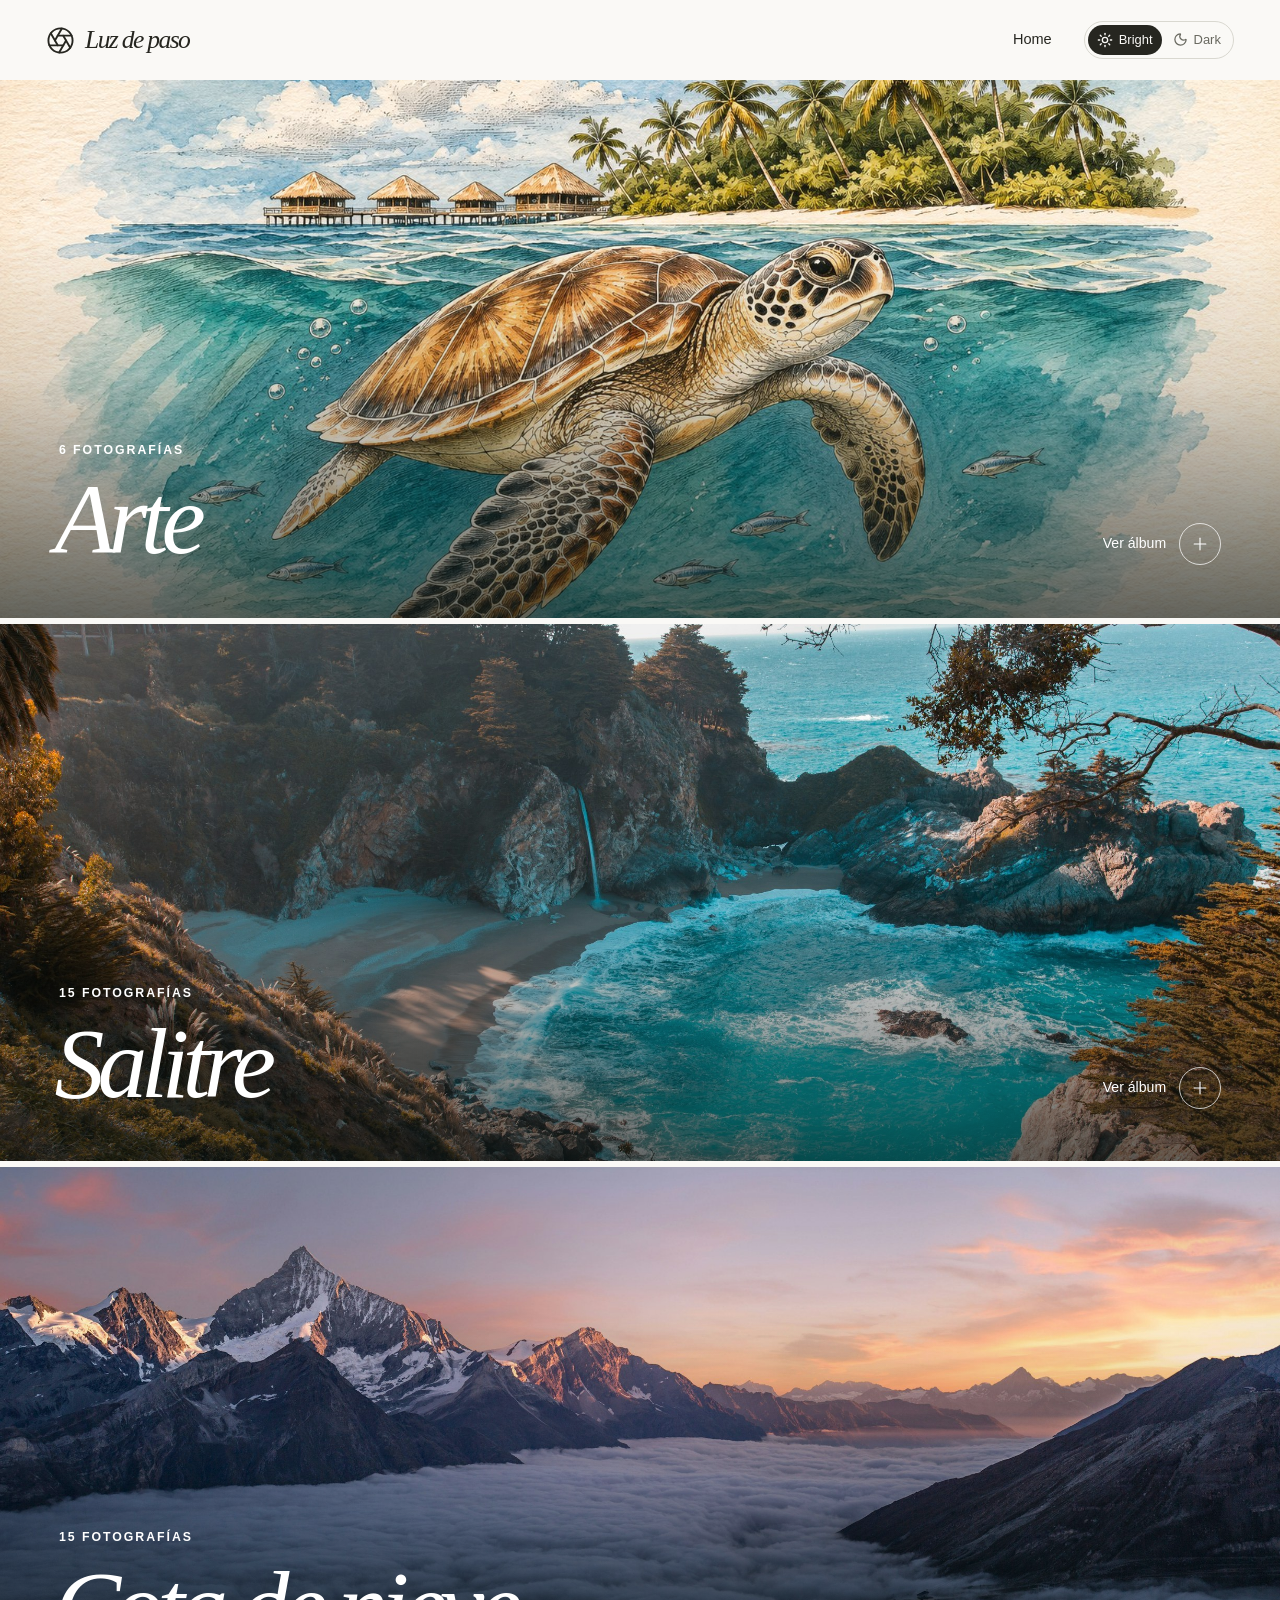
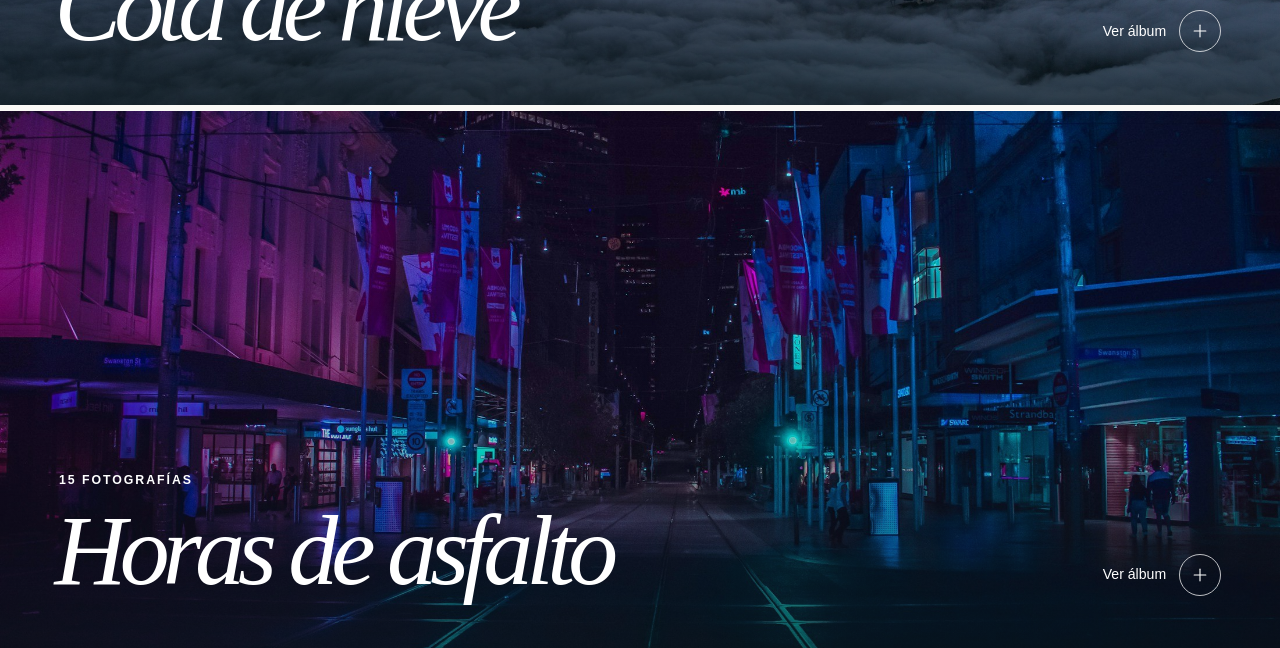
<file: index.html>
<!doctype html>
<html lang="es"><head><meta charset="utf-8"><meta name="viewport" content="width=device-width, initial-scale=1">
<title>Luz de paso · Porfolio fotográfico</title><link rel="icon" href="./favicon.svg"><link rel="stylesheet" href="./site.css">
<script>try{if(localStorage.getItem('luz-theme')==='dark')document.documentElement.dataset.theme='dark'}catch{}</script>
</head><body><div id="portfolio"></div><script type="application/json" id="portfolio-data">{"albums":[{"id":"820fe33d-5c15-4f04-adb1-a9078780f57d","name":"Arte","description":"El arte de Padex lorem impum","cover":"./media/1fb90e2a-dee9-4b67-af25-da32abd7d8a4.jpg","photos":["./media/7dba7486-9c92-44e9-b8b8-1f3a282cd068.jpg","./media/33c0b9b8-e90d-4073-96dc-774cbe95a07a.jpg","./media/49939efc-acb8-4989-9a7b-33cce232bd11.jpg","./media/e018d647-5a6c-475f-bd93-5993ad5460ae.jpg","./media/e13442b4-c3fc-4564-9c29-26278a9c4391.jpg","./media/47a4a2f9-649f-40dd-b327-7f707811348b.jpg"]},{"id":"salitre","name":"Salitre","description":"El mar deja su firma en la orilla. Un cuaderno de espuma, roca y horizontes abiertos.","cover":"./photos/salitre-cover.jpg","photos":["./photos/salitre-01.jpg","./photos/salitre-02.jpg","./photos/salitre-03.jpg","./photos/salitre-04.jpg","./photos/salitre-05.jpg","./photos/salitre-06.jpg","./photos/salitre-07.jpg","./photos/salitre-08.jpg","./photos/salitre-09.jpg","./photos/salitre-10.jpg","./photos/salitre-11.jpg","./photos/salitre-12.jpg","./photos/salitre-13.jpg","./photos/salitre-14.jpg","./photos/salitre-15.jpg"]},{"id":"nieve","name":"Cota de nieve","description":"Donde termina el sendero, la montaña se dibuja con dos trazos: la sombra y la nieve.","cover":"./photos/nieve-cover.jpg","photos":["./photos/nieve-01.jpg","./photos/nieve-02.jpg","./photos/nieve-03.jpg","./photos/nieve-04.jpg","./photos/nieve-05.jpg","./photos/nieve-06.jpg","./photos/nieve-07.jpg","./photos/nieve-08.jpg","./photos/nieve-09.jpg","./photos/nieve-10.jpg","./photos/nieve-11.jpg","./photos/nieve-12.jpg","./photos/nieve-13.jpg","./photos/nieve-14.jpg","./photos/nieve-15.jpg"]},{"id":"asfalto","name":"Horas de asfalto","description":"Una ciudad medida a pie, entre fachadas, cruces y la última luz que alcanza la acera.","cover":"./photos/asfalto-cover.jpg","photos":["./photos/asfalto-01.jpg","./photos/asfalto-02.jpg","./photos/asfalto-03.jpg","./photos/asfalto-04.jpg","./photos/asfalto-05.jpg","./photos/asfalto-06.jpg","./photos/asfalto-07.jpg","./photos/asfalto-08.jpg","./photos/asfalto-09.jpg","./photos/asfalto-10.jpg","./photos/asfalto-11.jpg","./photos/asfalto-12.jpg","./photos/asfalto-13.jpg","./photos/asfalto-14.jpg","./photos/asfalto-15.jpg"]}]}</script>
<script defer src="./site.js"></script></body></html>
</file>
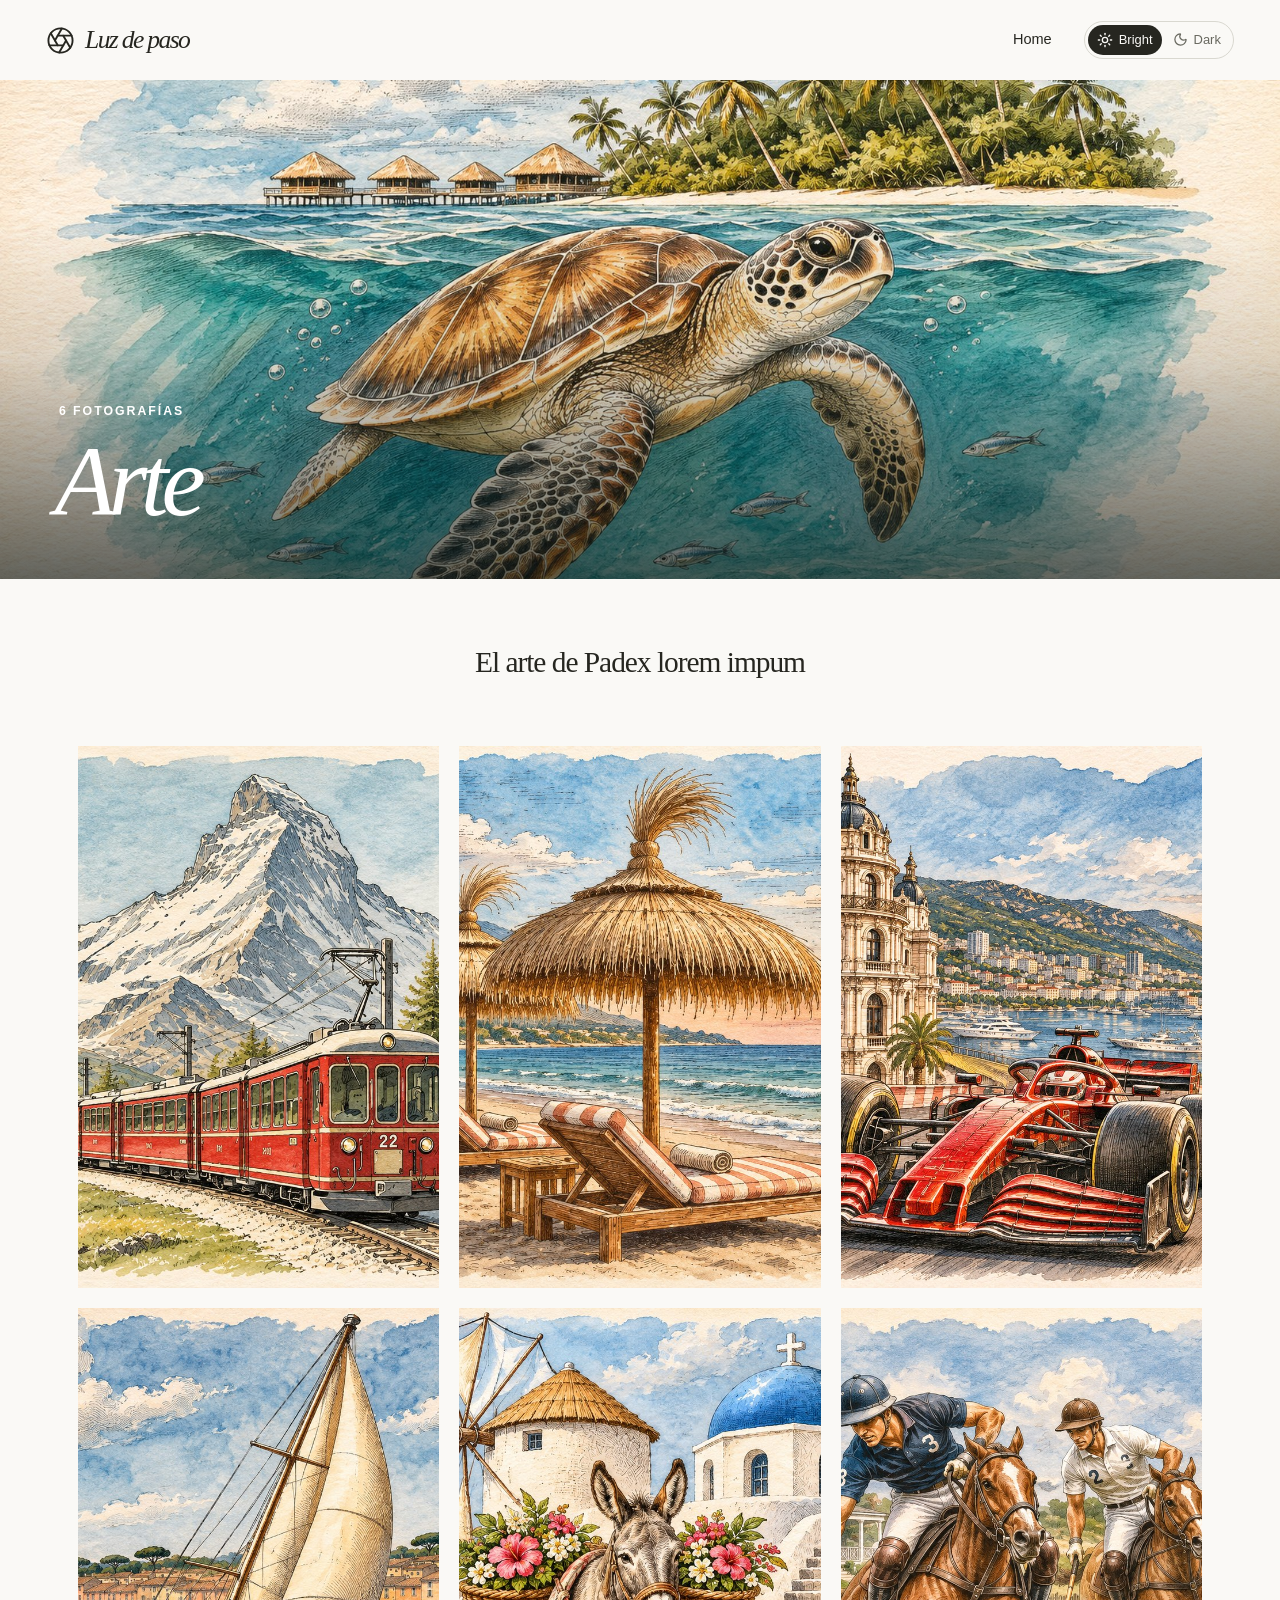
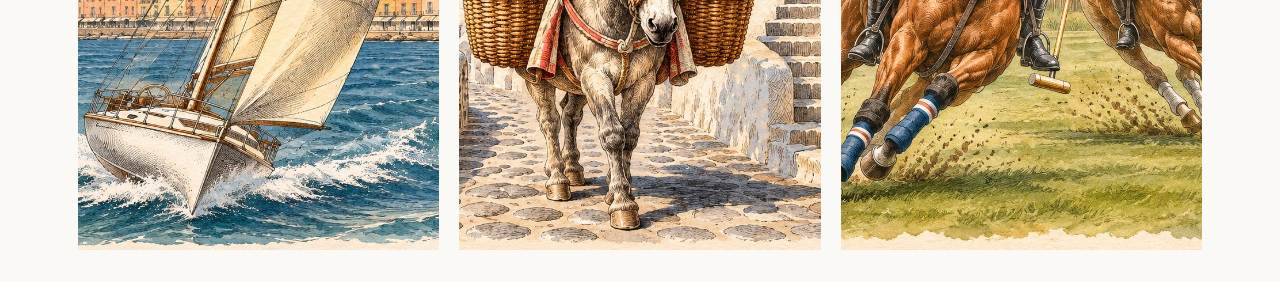
<file: album/820fe33d-5c15-4f04-adb1-a9078780f57d/index.html>
<!doctype html>
<html lang="es"><head><meta charset="utf-8"><meta name="viewport" content="width=device-width, initial-scale=1">
<title>Arte · Luz de paso</title><link rel="icon" href="../../favicon.svg"><link rel="stylesheet" href="../../site.css">
<script>try{if(localStorage.getItem('luz-theme')==='dark')document.documentElement.dataset.theme='dark'}catch{}</script>
</head><body><div id="portfolio"></div><script type="application/json" id="portfolio-data">{"album":{"id":"820fe33d-5c15-4f04-adb1-a9078780f57d","name":"Arte","description":"El arte de Padex lorem impum","cover":"../../media/1fb90e2a-dee9-4b67-af25-da32abd7d8a4.jpg","photos":["../../media/7dba7486-9c92-44e9-b8b8-1f3a282cd068.jpg","../../media/33c0b9b8-e90d-4073-96dc-774cbe95a07a.jpg","../../media/49939efc-acb8-4989-9a7b-33cce232bd11.jpg","../../media/e018d647-5a6c-475f-bd93-5993ad5460ae.jpg","../../media/e13442b4-c3fc-4564-9c29-26278a9c4391.jpg","../../media/47a4a2f9-649f-40dd-b327-7f707811348b.jpg"]}}</script>
<script defer src="../../site.js"></script></body></html>
</file>
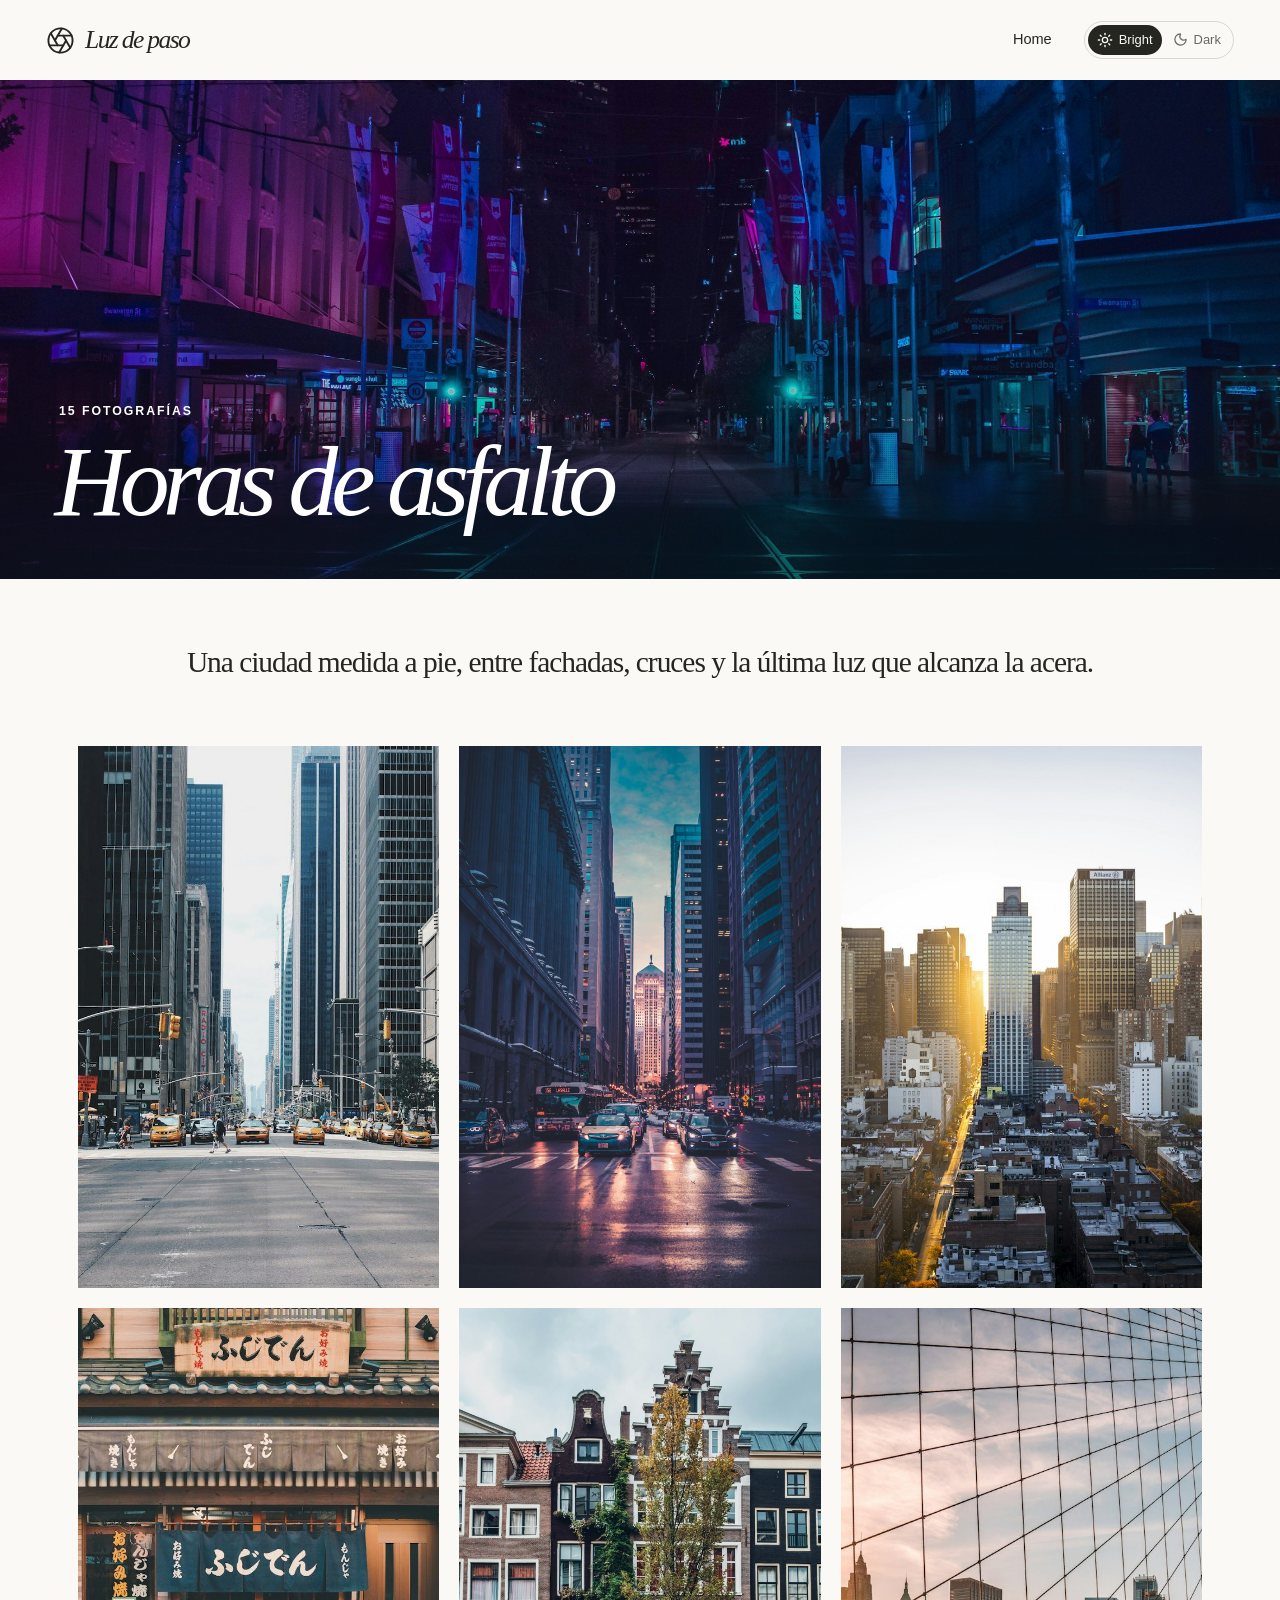
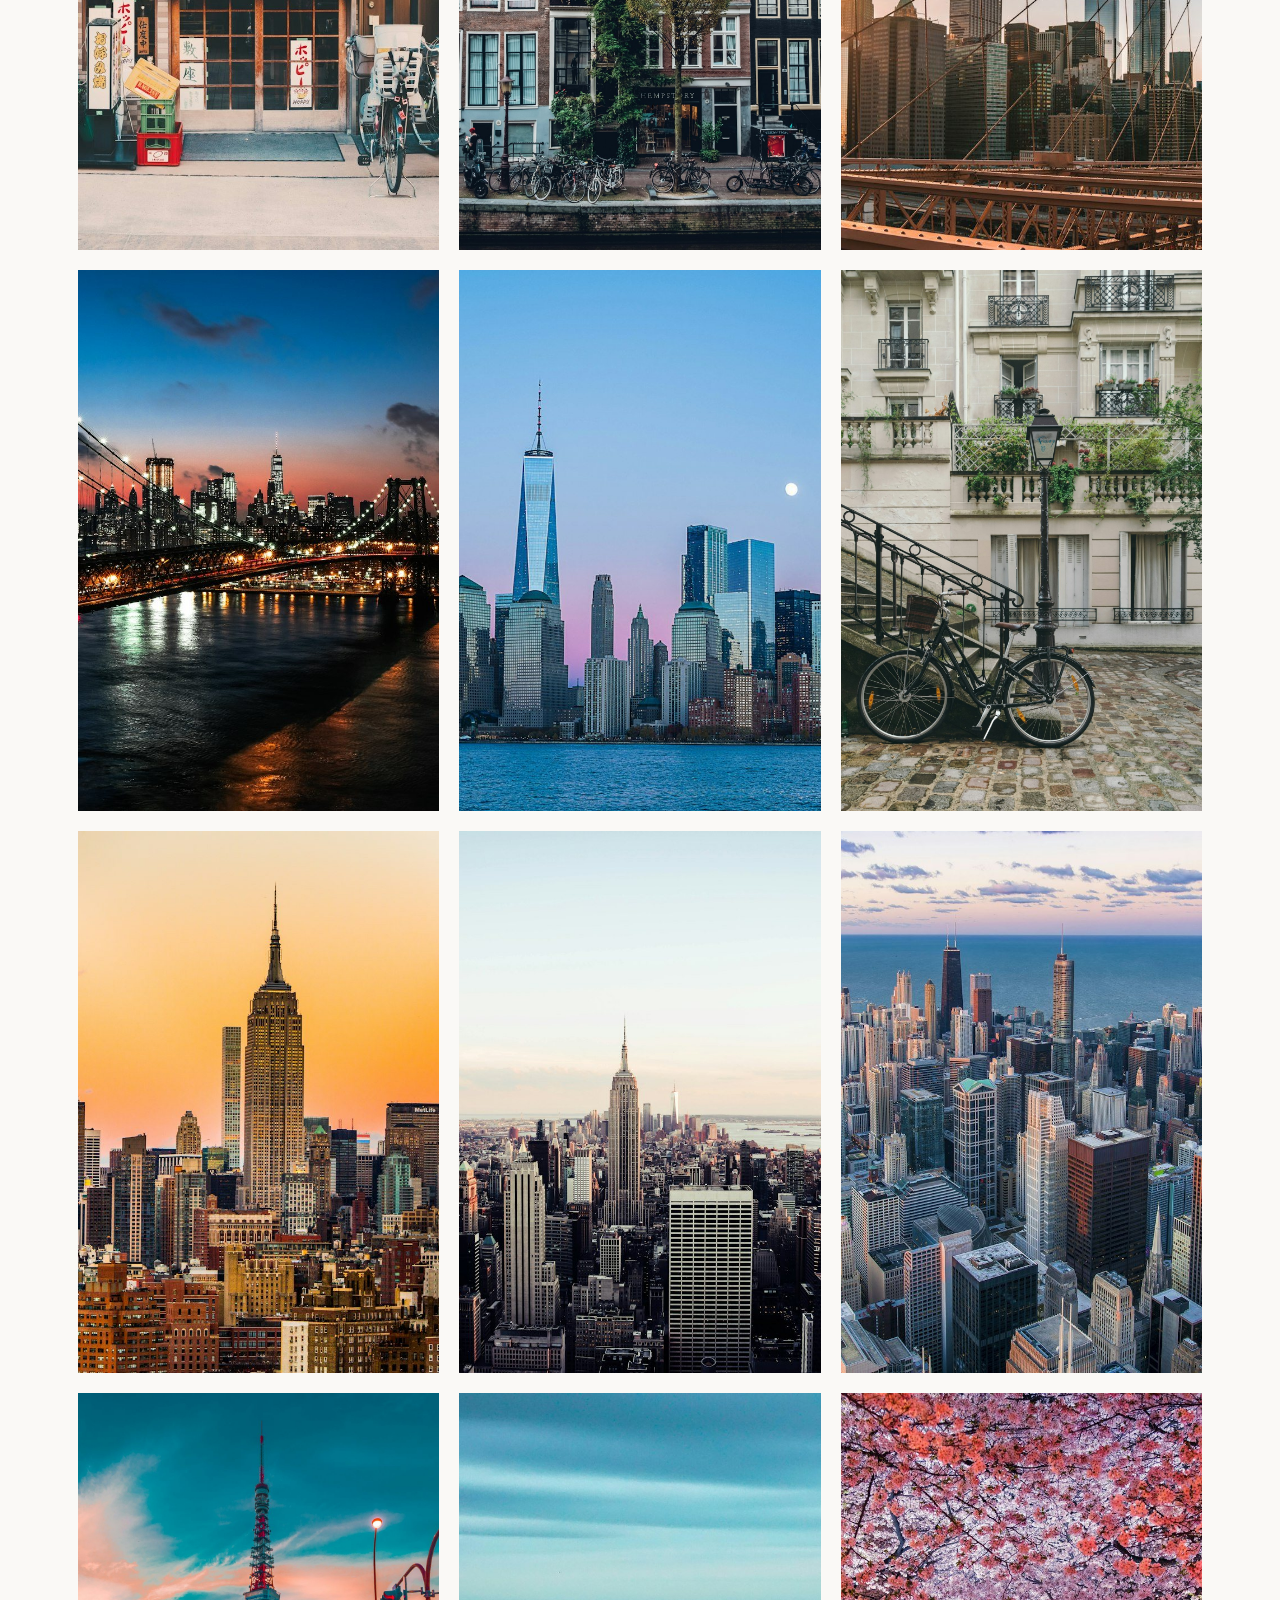
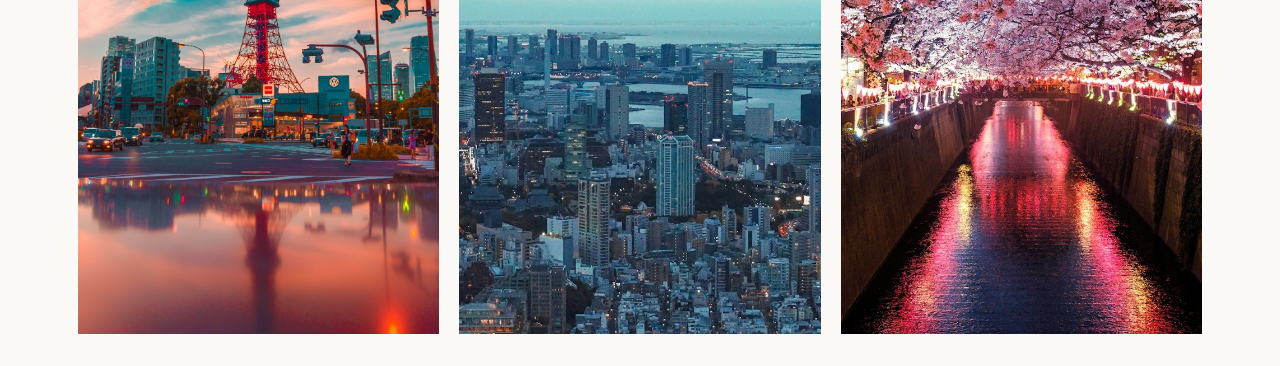
<file: album/asfalto/index.html>
<!doctype html>
<html lang="es"><head><meta charset="utf-8"><meta name="viewport" content="width=device-width, initial-scale=1">
<title>Horas de asfalto · Luz de paso</title><link rel="icon" href="../../favicon.svg"><link rel="stylesheet" href="../../site.css">
<script>try{if(localStorage.getItem('luz-theme')==='dark')document.documentElement.dataset.theme='dark'}catch{}</script>
</head><body><div id="portfolio"></div><script type="application/json" id="portfolio-data">{"album":{"id":"asfalto","name":"Horas de asfalto","description":"Una ciudad medida a pie, entre fachadas, cruces y la última luz que alcanza la acera.","cover":"../../photos/asfalto-cover.jpg","photos":["../../photos/asfalto-01.jpg","../../photos/asfalto-02.jpg","../../photos/asfalto-03.jpg","../../photos/asfalto-04.jpg","../../photos/asfalto-05.jpg","../../photos/asfalto-06.jpg","../../photos/asfalto-07.jpg","../../photos/asfalto-08.jpg","../../photos/asfalto-09.jpg","../../photos/asfalto-10.jpg","../../photos/asfalto-11.jpg","../../photos/asfalto-12.jpg","../../photos/asfalto-13.jpg","../../photos/asfalto-14.jpg","../../photos/asfalto-15.jpg"]}}</script>
<script defer src="../../site.js"></script></body></html>
</file>
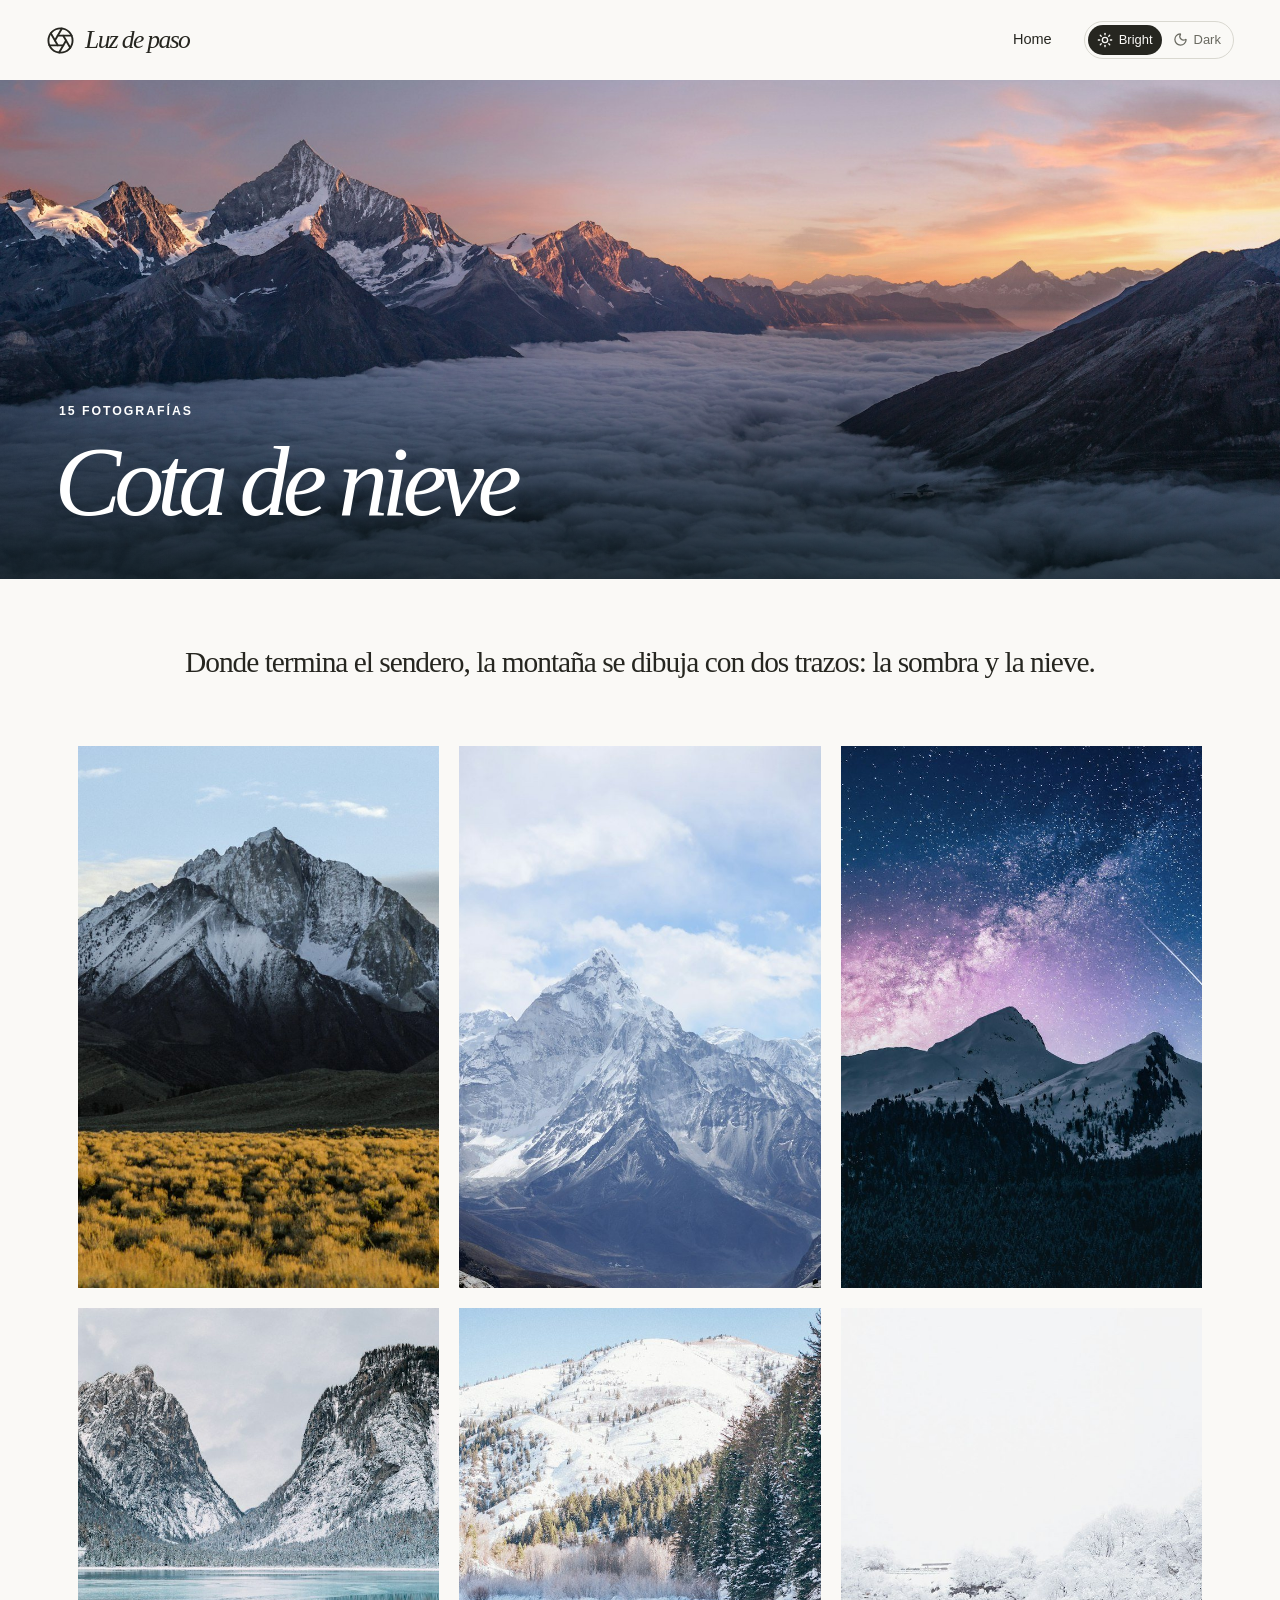
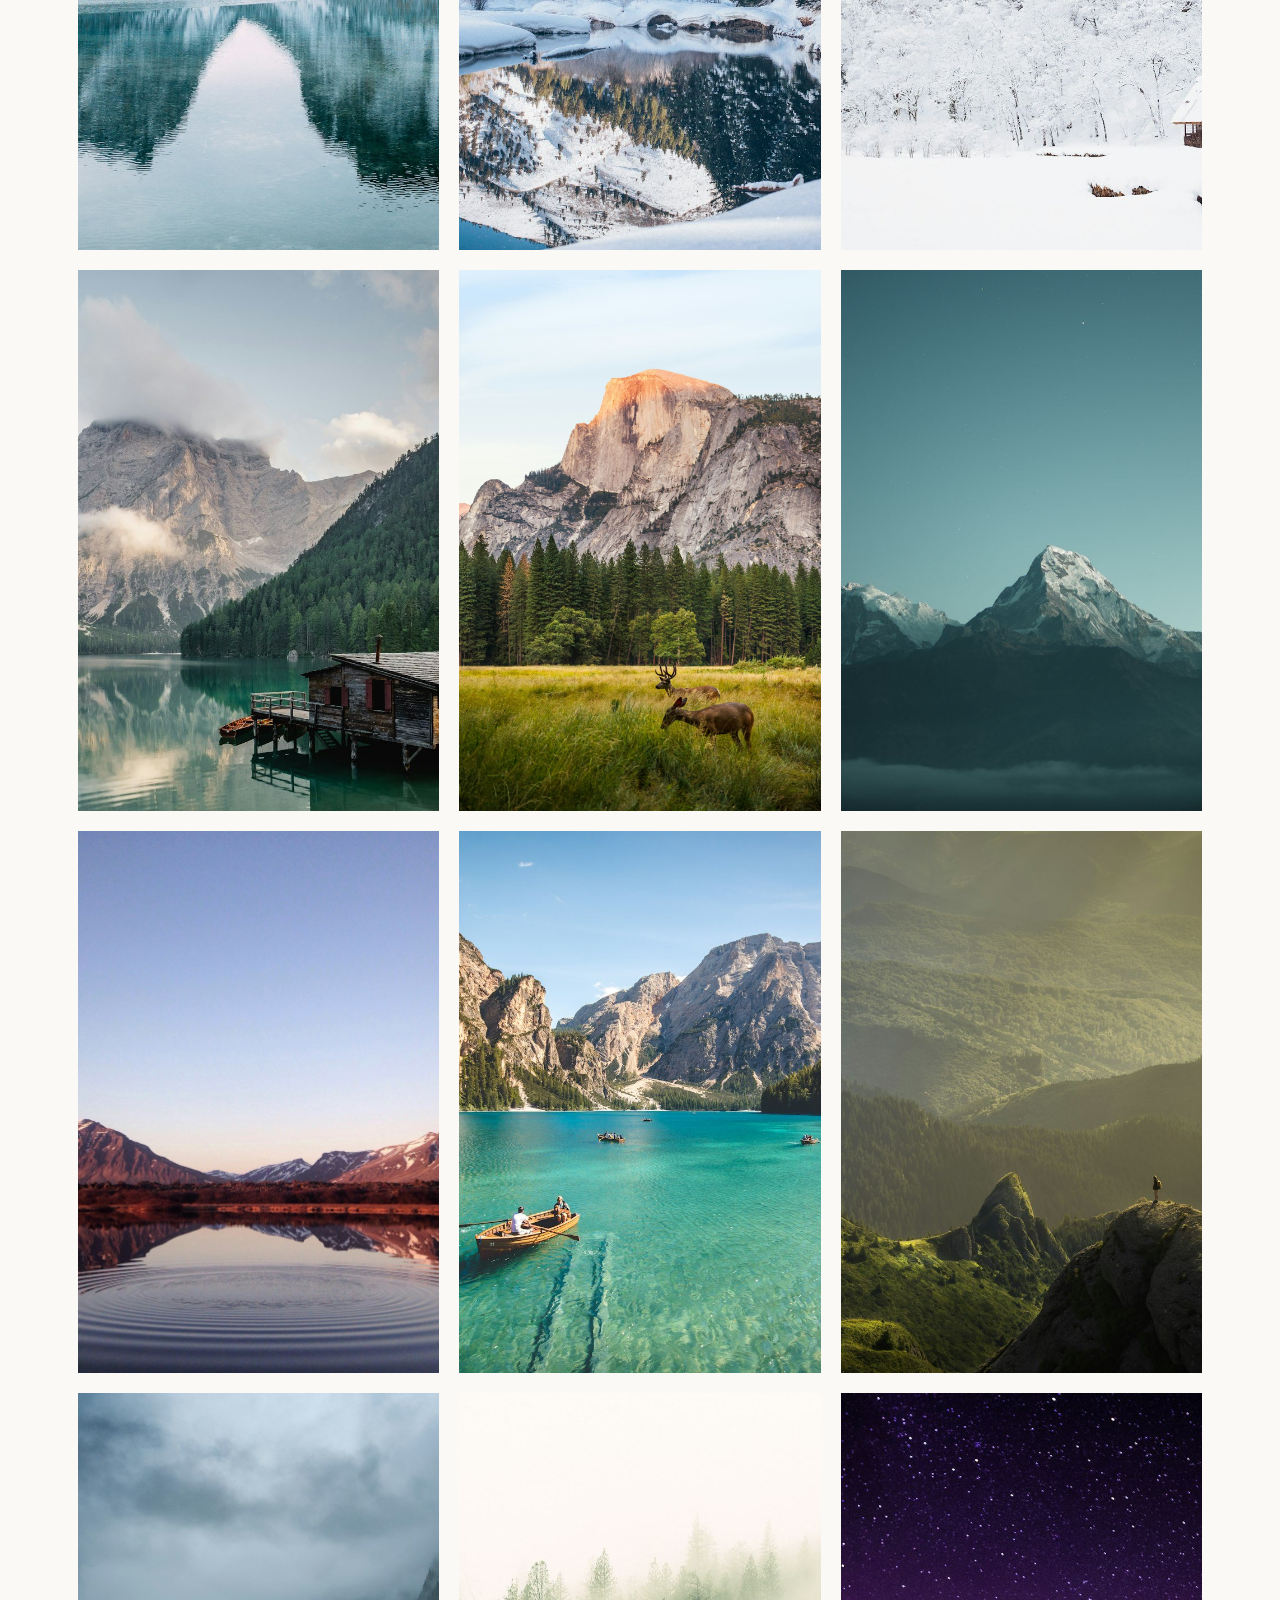
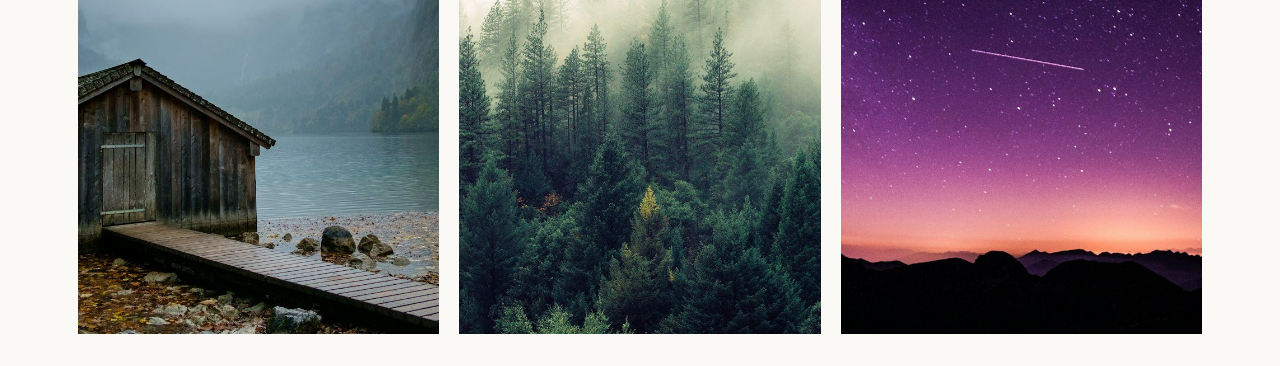
<file: album/nieve/index.html>
<!doctype html>
<html lang="es"><head><meta charset="utf-8"><meta name="viewport" content="width=device-width, initial-scale=1">
<title>Cota de nieve · Luz de paso</title><link rel="icon" href="../../favicon.svg"><link rel="stylesheet" href="../../site.css">
<script>try{if(localStorage.getItem('luz-theme')==='dark')document.documentElement.dataset.theme='dark'}catch{}</script>
</head><body><div id="portfolio"></div><script type="application/json" id="portfolio-data">{"album":{"id":"nieve","name":"Cota de nieve","description":"Donde termina el sendero, la montaña se dibuja con dos trazos: la sombra y la nieve.","cover":"../../photos/nieve-cover.jpg","photos":["../../photos/nieve-01.jpg","../../photos/nieve-02.jpg","../../photos/nieve-03.jpg","../../photos/nieve-04.jpg","../../photos/nieve-05.jpg","../../photos/nieve-06.jpg","../../photos/nieve-07.jpg","../../photos/nieve-08.jpg","../../photos/nieve-09.jpg","../../photos/nieve-10.jpg","../../photos/nieve-11.jpg","../../photos/nieve-12.jpg","../../photos/nieve-13.jpg","../../photos/nieve-14.jpg","../../photos/nieve-15.jpg"]}}</script>
<script defer src="../../site.js"></script></body></html>
</file>
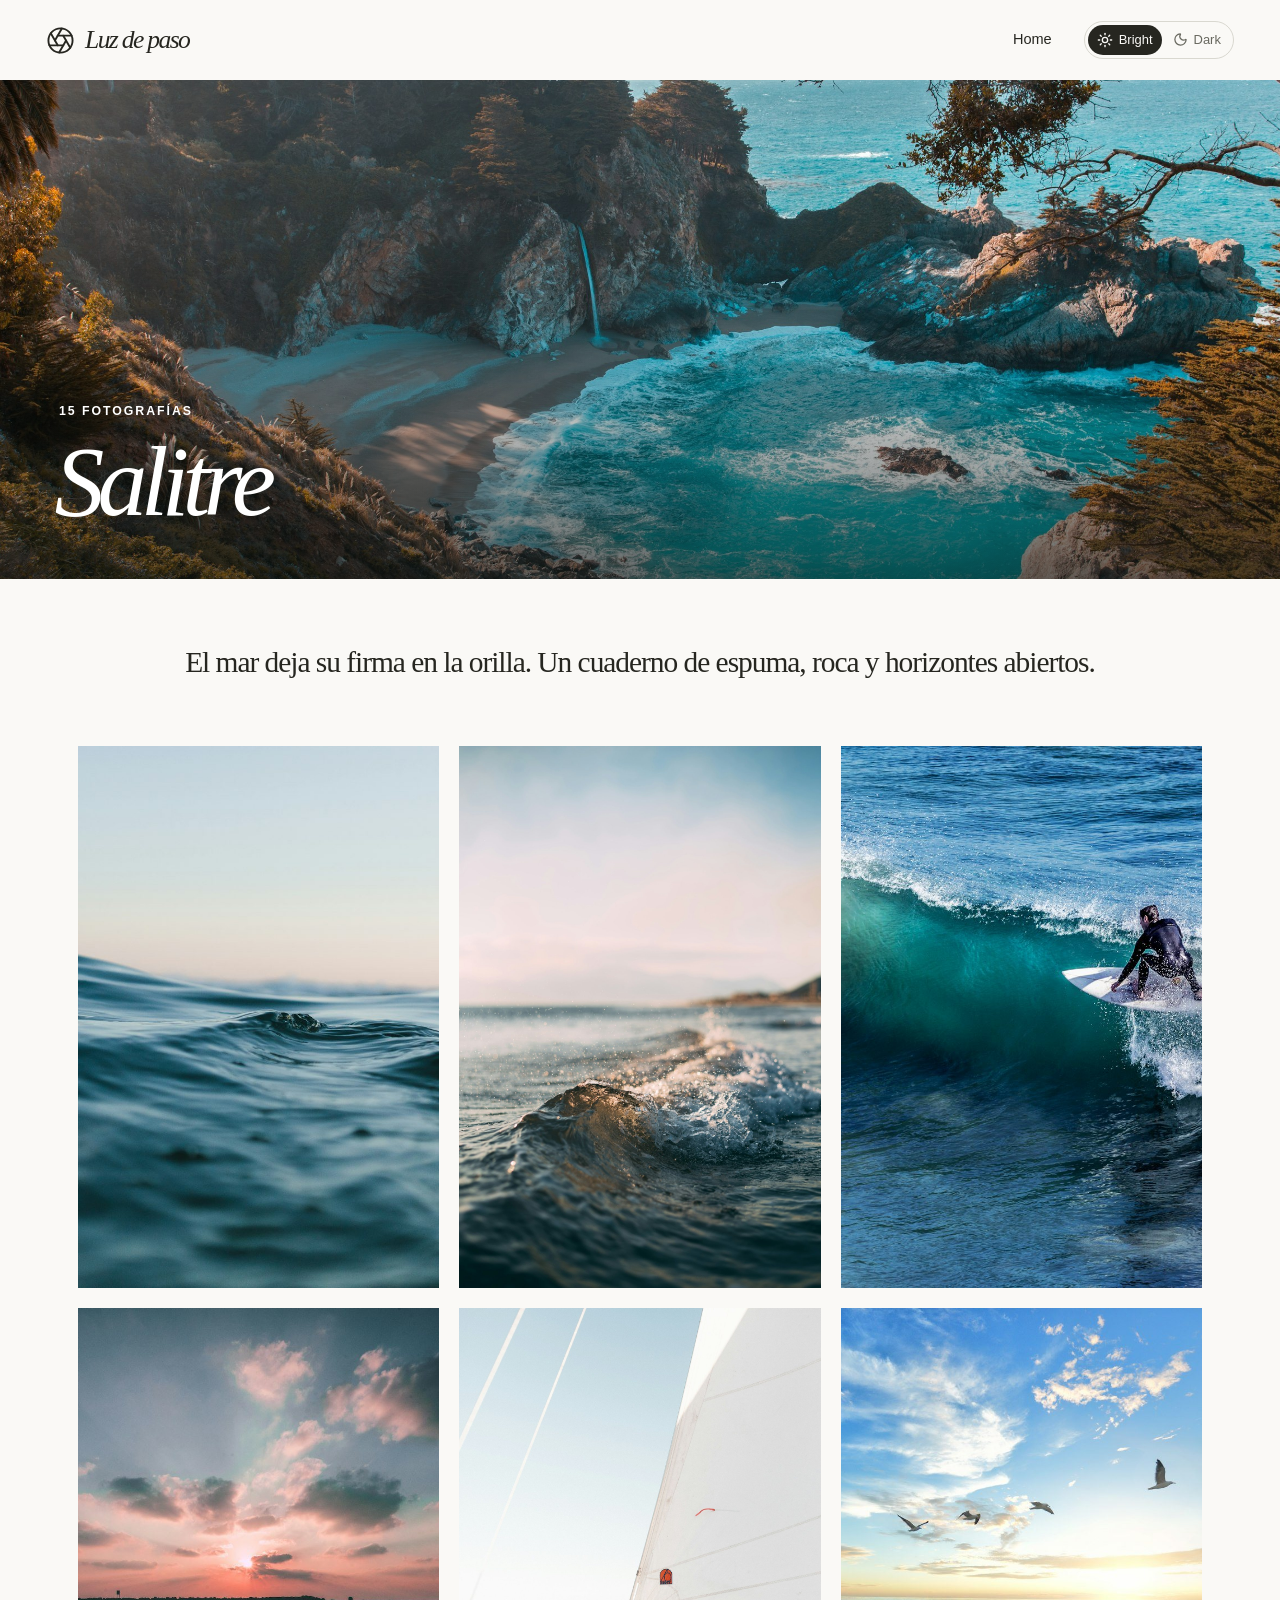
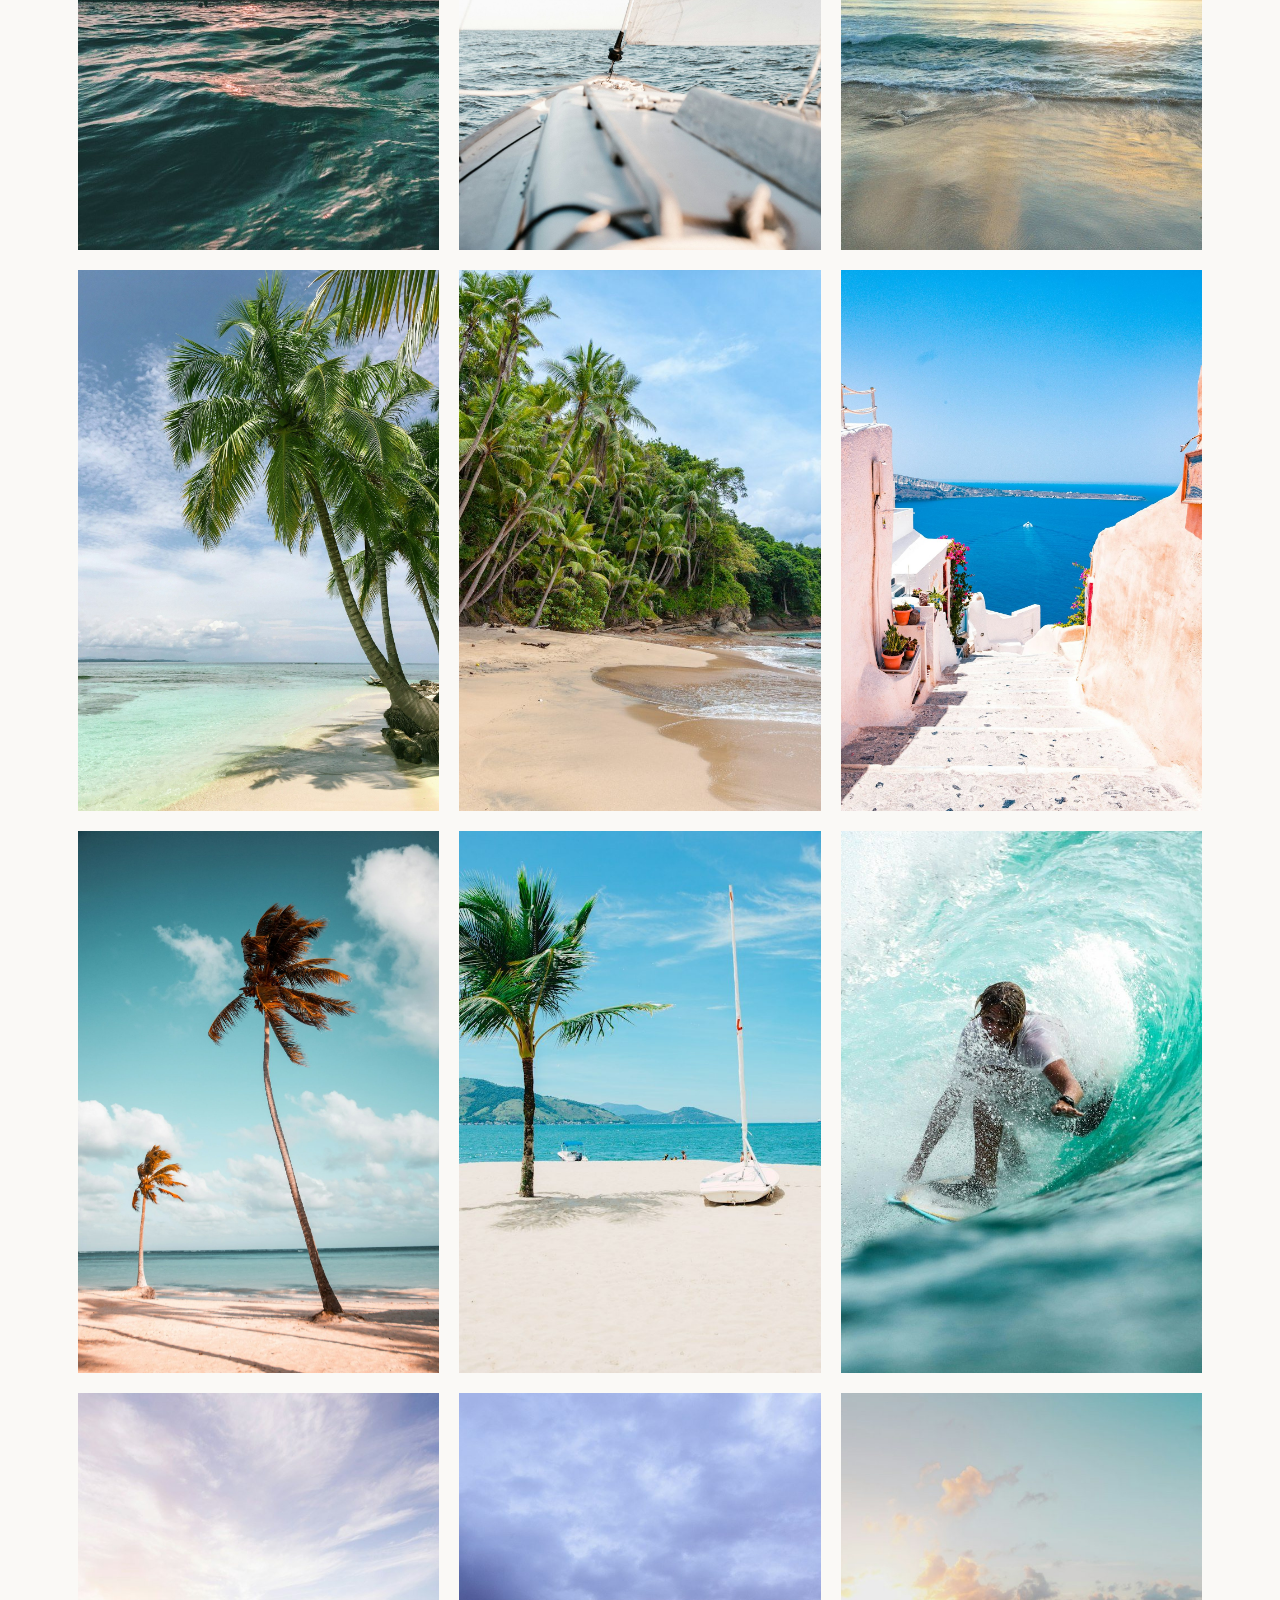
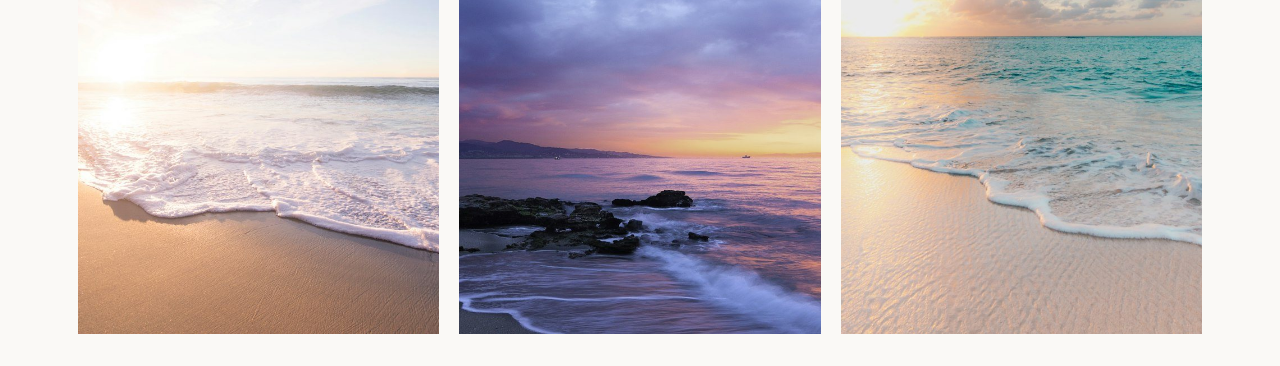
<file: album/salitre/index.html>
<!doctype html>
<html lang="es"><head><meta charset="utf-8"><meta name="viewport" content="width=device-width, initial-scale=1">
<title>Salitre · Luz de paso</title><link rel="icon" href="../../favicon.svg"><link rel="stylesheet" href="../../site.css">
<script>try{if(localStorage.getItem('luz-theme')==='dark')document.documentElement.dataset.theme='dark'}catch{}</script>
</head><body><div id="portfolio"></div><script type="application/json" id="portfolio-data">{"album":{"id":"salitre","name":"Salitre","description":"El mar deja su firma en la orilla. Un cuaderno de espuma, roca y horizontes abiertos.","cover":"../../photos/salitre-cover.jpg","photos":["../../photos/salitre-01.jpg","../../photos/salitre-02.jpg","../../photos/salitre-03.jpg","../../photos/salitre-04.jpg","../../photos/salitre-05.jpg","../../photos/salitre-06.jpg","../../photos/salitre-07.jpg","../../photos/salitre-08.jpg","../../photos/salitre-09.jpg","../../photos/salitre-10.jpg","../../photos/salitre-11.jpg","../../photos/salitre-12.jpg","../../photos/salitre-13.jpg","../../photos/salitre-14.jpg","../../photos/salitre-15.jpg"]}}</script>
<script defer src="../../site.js"></script></body></html>
</file>
<file: site.css>
*{box-sizing:border-box}
:root{--paper:#faf9f6;--ink:#262620;--line:#d9d8d0;--soft:#efeee8;--muted:#696960;color-scheme:light}
:root[data-theme=dark]{--paper:#191a17;--ink:#f6f5ed;--line:#41423b;--soft:#2a2b26;--muted:#bebeb3;color-scheme:dark}
body{margin:0;background:var(--paper);color:var(--ink);font:1rem/1.5 "Helvetica Neue",Arial,sans-serif;-webkit-font-smoothing:antialiased}
button,input,textarea{font:inherit;color:inherit}button,a,label.file{-webkit-tap-highlight-color:transparent}button{cursor:pointer}button:disabled{opacity:.42;cursor:default}a{color:inherit}button:focus-visible,a:focus-visible,input:focus-visible,textarea:focus-visible,label.file:focus-within{outline:3px solid #4d94c2;outline-offset:4px}
.sr{position:absolute;width:1px;height:1px;clip-path:inset(50%);overflow:hidden;white-space:nowrap}
.top{display:flex;align-items:center;justify-content:space-between;padding:0 clamp(18px,3.6vw,72px);height:80px;background:var(--paper);gap:18px}
.signature,.top nav,.theme,.theme button,.open-album,.circle{display:flex;align-items:center}
.signature{gap:10px;white-space:nowrap}.signature span{font:italic 500 clamp(1.4rem,2vw,1.9rem)/1 Georgia,"Times New Roman",serif;letter-spacing:-.065em}
.top nav{gap:clamp(16px,2.5vw,44px)}.home-link{font-size:.91rem;text-decoration:none}.home-link:hover{text-decoration:underline;text-underline-offset:5px}
.theme{border:1px solid var(--line);border-radius:99px;padding:3px;gap:2px}.theme button{background:transparent;border:0;border-radius:99px;color:var(--muted);gap:6px;padding:5px 9px;font-size:.81rem}.theme button[aria-pressed=true]{background:var(--ink);color:var(--paper)}
.series{display:grid;gap:6px}.panorama,.album-hero{position:relative;isolation:isolate;overflow:hidden;display:block;color:white;background:#444c47}.panorama{height:clamp(370px,42vw,710px);text-decoration:none}.album-hero{height:clamp(360px,39vw,650px)}
.cover{position:absolute;width:100%;height:100%;object-fit:cover;inset:0;z-index:-2;transition:transform .85s ease}.panorama:after,.album-hero:after{content:"";position:absolute;inset:0;background:linear-gradient(0deg,rgba(9,18,18,.63),rgba(9,16,16,.12) 45%,transparent 73%);z-index:-1}
.pano-content{position:absolute;inset:auto clamp(24px,4.6vw,94px) clamp(28px,3.8vw,72px);display:flex;align-items:flex-end;justify-content:space-between;gap:20px}.pano-content>div{min-width:0}
.overline{display:block;font-size:.77rem;letter-spacing:.16em;font-weight:550;text-transform:uppercase;margin-bottom:13px}
.pano-content h1,.pano-content h2{font:italic 400 clamp(3.75rem,7.8vw,9.6rem)/.97 Georgia,"Times New Roman",serif;letter-spacing:-.068em;margin:0 0 0 -.045em;overflow-wrap:anywhere;text-wrap:balance}
.open-album{align-self:flex-end;gap:13px;font-size:.88rem;white-space:nowrap;margin-bottom:4px}.circle{border:1px solid #ffffffba;border-radius:50%;width:42px;height:42px;justify-content:center;transition:background .2s,color .2s}
@media(hover:hover){.panorama:hover .cover{transform:scale(1.025)}.panorama:hover .circle{background:white;color:#252820}}
.intro{margin:0 auto;padding:clamp(35px,5vw,90px) 24px;text-align:center}.intro p{max-width:32em;margin:auto;font:400 clamp(1.35rem,2.3vw,2.5rem)/1.33 Georgia,serif;letter-spacing:-.035em;white-space:pre-line}
.gallery {
  display: grid;
  grid-template-columns: repeat(3, minmax(0, 1fr));
  gap: 20px;
  max-width: 1200px;
  margin-inline: auto;
  padding: 32px 3vw;
}
.intro + .gallery { padding-top: 0; }
.gallery button {
  position: relative;
  aspect-ratio: 2 / 3;
  overflow: hidden;
  padding: 0;
  border: 0;
  background: var(--soft);
  cursor: zoom-in;
}
.gallery img {
  position: absolute;
  inset: 0;
  display: block;
  width: 100%;
  height: 100%;
  object-fit: cover;
}
@media (max-width: 800px) {
  .gallery { padding-inline: 4vw; }
}
@media (max-width: 767px) {
  .gallery { grid-template-columns: repeat(2, minmax(0, 1fr)); }
}
.empty { text-align: center; padding: 15vh 24px; }
html:has(.lightbox[open]), body:has(.lightbox[open]) {
  overflow: hidden;
  overscroll-behavior: none;
}
.lightbox {
  position: fixed;
  inset: 0;
  width: 100%;
  height: 100%;
  height: 100dvh;
  max-width: none;
  max-height: none;
  padding: 0;
  border: 0;
  margin: 0;
  overflow: hidden;
  overscroll-behavior: none;
  background: #11120f;
  color: white;
}
.lightbox::backdrop { background: #11120f; }
.stage, .stage img {
  position: absolute;
  inset: 0;
  width: 100%;
  height: 100%;
}
.stage { touch-action: pinch-zoom; }
.stage img { display: block; object-fit: contain; }
.light-head, .light-nav {
  position: absolute;
  z-index: 1;
  display: flex;
  align-items: center;
  justify-content: space-between;
  left: max(12px, env(safe-area-inset-left));
  right: max(12px, env(safe-area-inset-right));
  gap: 12px;
  pointer-events: none;
}
.light-head { top: max(12px, env(safe-area-inset-top)); }
.light-head > span {
  background: rgb(17 18 15 / 76%);
  padding: 5px 12px;
  border-radius: 18px;
  overflow: hidden;
  white-space: nowrap;
  text-overflow: ellipsis;
}
.light-head small { margin-left: 8px; }
.light-nav { top: 50%; transform: translateY(-50%); }
.lightbox button {
  display: grid;
  place-items: center;
  flex: none;
  width: 44px;
  height: 44px;
  border: 1px solid rgb(255 255 255 / 50%);
  border-radius: 50%;
  background: rgb(17 18 15 / 72%);
  color: white;
  pointer-events: auto;
}
.cms{max-width:1240px;margin:auto;padding:clamp(24px,4vw,64px) clamp(18px,3vw,48px) 80px}.cms-heading,.section-head,.actions{display:flex;align-items:center;justify-content:space-between;gap:12px}.cms h1,.cms h2,.cms h3{margin:0}.cms h1{font:italic 400 clamp(2rem,4vw,3.7rem)/1.1 Georgia,serif;letter-spacing:-.05em}.cms h2{font-size:1.24rem}.cms h3{font-size:1rem}.status{min-height:42px;margin:12px 0;color:var(--muted);font-size:.9rem}
.cms-body{padding:22px 0 0;margin:0;border:0;border-top:1px solid var(--line);display:grid;grid-template-columns:minmax(200px,1fr) minmax(0,2.8fr);gap:clamp(20px,4vw,64px);min-width:0}.cms aside>h2{margin-bottom:15px}.cms aside>.secondary{margin-top:12px}.cms .secondary,.primary{border:1px solid var(--line);background:var(--paper);border-radius:5px;padding:8px 13px;font-size:.9rem;display:inline-flex;align-items:center;justify-content:center;gap:7px}.cms .primary{background:var(--ink);color:var(--paper);border-color:var(--ink)}.cms svg{width:17px;height:17px}.cms .icon{border:0;background:transparent;display:inline-grid;place-items:center;min-width:32px;height:36px;padding:6px}.cms .icon:not(:disabled):hover,.cms .secondary:hover{background:var(--soft)}.album-row{display:flex;align-items:center;border-block-end:1px solid var(--line);padding:4px}.album-row.chosen{background:var(--soft)}.select-album{flex:1;min-width:0;padding:8px 3px;background:transparent;border:0;text-align:left;overflow-wrap:anywhere}.edit{display:grid;gap:16px;align-content:start}.edit>label{display:grid;gap:6px;font-size:.9rem}.edit input:not([type=file]),.edit textarea{border:1px solid var(--line);border-radius:4px;background:var(--paper);padding:9px 11px;width:100%}.edit textarea{resize:vertical}.cover-preview{width:100%;height:clamp(110px,15vw,220px);object-fit:cover}.actions{justify-content:flex-start;flex-wrap:wrap}.file{position:relative;cursor:pointer}.file input{position:absolute;left:0;top:0;width:100%;height:100%;opacity:0;cursor:pointer}.manage-photos{display:grid;grid-template-columns:repeat(5,minmax(0,1fr));gap:12px}.photo-tile{border:1px solid var(--line)}.photo-tile img{width:100%;height:120px;object-fit:cover;display:block}.edit>.section-head:not(:first-child){margin-top:18px}
@media(max-width:650px){.top{height:64px;padding:0 16px}.signature{gap:6px}.signature svg{width:23px}.top nav{gap:14px}.theme button{padding:6px 7px}.theme button:not([aria-pressed=true]) span{display:none}.panorama{height:clamp(320px,52svh,510px)}.album-hero{height:42svh;min-height:300px}.pano-content{inset:auto 22px 28px}.pano-content h1,.pano-content h2{font-size:clamp(3rem,10vw,4.9rem)}.overline{margin-bottom:10px}.open-album>span:first-child{display:none}.circle{width:35px;height:35px}.cms-body{grid-template-columns:1fr}.cms-heading{align-items:flex-start;flex-wrap:wrap}.cms aside{padding-bottom:20px;border-bottom:1px solid var(--line)}}
@media(prefers-reduced-motion:reduce){*{transition:none!important}}


.cms-preview {
  display: block;
  width: 100%;
  min-width: 0;
  padding: 0;
  border: 0;
  background: transparent;
  cursor: zoom-in;
}
.cms-preview img { display: block; }
.cms .drag-handle { cursor: grab; touch-action: none; user-select: none; min-width: 44px; height: 44px; }
.cms .drag-handle:disabled { cursor: default; }
.album-row, .photo-tile { position: relative; background: var(--paper); }
.photo-tile {
  display: grid;
  grid-template-columns: auto 1fr auto;
  align-items: center;
}
.photo-tile .cms-preview { grid-column: 1/-1; grid-row: 1; }
.photo-tile .drag-handle { justify-self: start; grid-row: 2; }
.photo-tile .remove-photo { justify-self: end; grid-row: 2; }
.cms [data-dragging] { z-index: 3; outline: 2px solid var(--ink); box-shadow: 0 5px 16px #0003; }
.cms [data-dragging] .drag-handle { cursor: grabbing; }

.photo-tile .visibility-switch {
  grid-area: 2 / 2;
  justify-self: center;
  display: inline-flex;
  align-items: center;
  justify-content: center;
  gap: 4px;
  min-height: 36px;
  padding: 2px;
  border: 0;
  background: transparent;
  font-size: .8rem;
}
.photo-tile .remove-photo { grid-column: 3; }
.switch-track {
  display: inline-flex;
  align-items: center;
  width: 23px;
  height: 14px;
  padding: 1px;
  border: 1px solid var(--muted);
  border-radius: 12px;
}
.switch-track::after {
  content: "";
  background: var(--muted);
  width: 8px;
  height: 8px;
  border-radius: 50%;
}
.visibility-switch[aria-checked=true] .switch-track {
  background: var(--ink);
  border-color: var(--ink);
  justify-content: flex-end;
}
.visibility-switch[aria-checked=true] .switch-track::after { background: var(--paper); }
.photo-hidden .cms-preview img { opacity: .48; }
.edit { container-type: inline-size; }
@container (max-width: 700px) { .manage-photos { grid-template-columns: repeat(4,minmax(0,1fr)); } }
@container (max-width: 560px) { .manage-photos { grid-template-columns: repeat(3,minmax(0,1fr)); } }
@container (max-width: 420px) { .manage-photos { grid-template-columns: repeat(2,minmax(0,1fr)); } }
@container (max-width: 274px) { .manage-photos { grid-template-columns: 1fr; } }

.github-dialog { width: min(460px, calc(100% - 32px)); max-height: 90dvh; padding: 24px; border: 1px solid var(--line); border-radius: 8px; background: var(--paper); color: var(--ink); }
.github-dialog::backdrop { background: rgb(0 0 0 / 55%); }
.github-dialog form, .github-dialog label { display: grid; gap: 12px; }
.github-dialog p { margin: 0; overflow-wrap: anywhere; }
.github-dialog input { width: 100%; padding: 9px; background: var(--paper); border: 1px solid var(--line); border-radius: 4px; }
.github-help { font-size: .9rem; }
</file>
